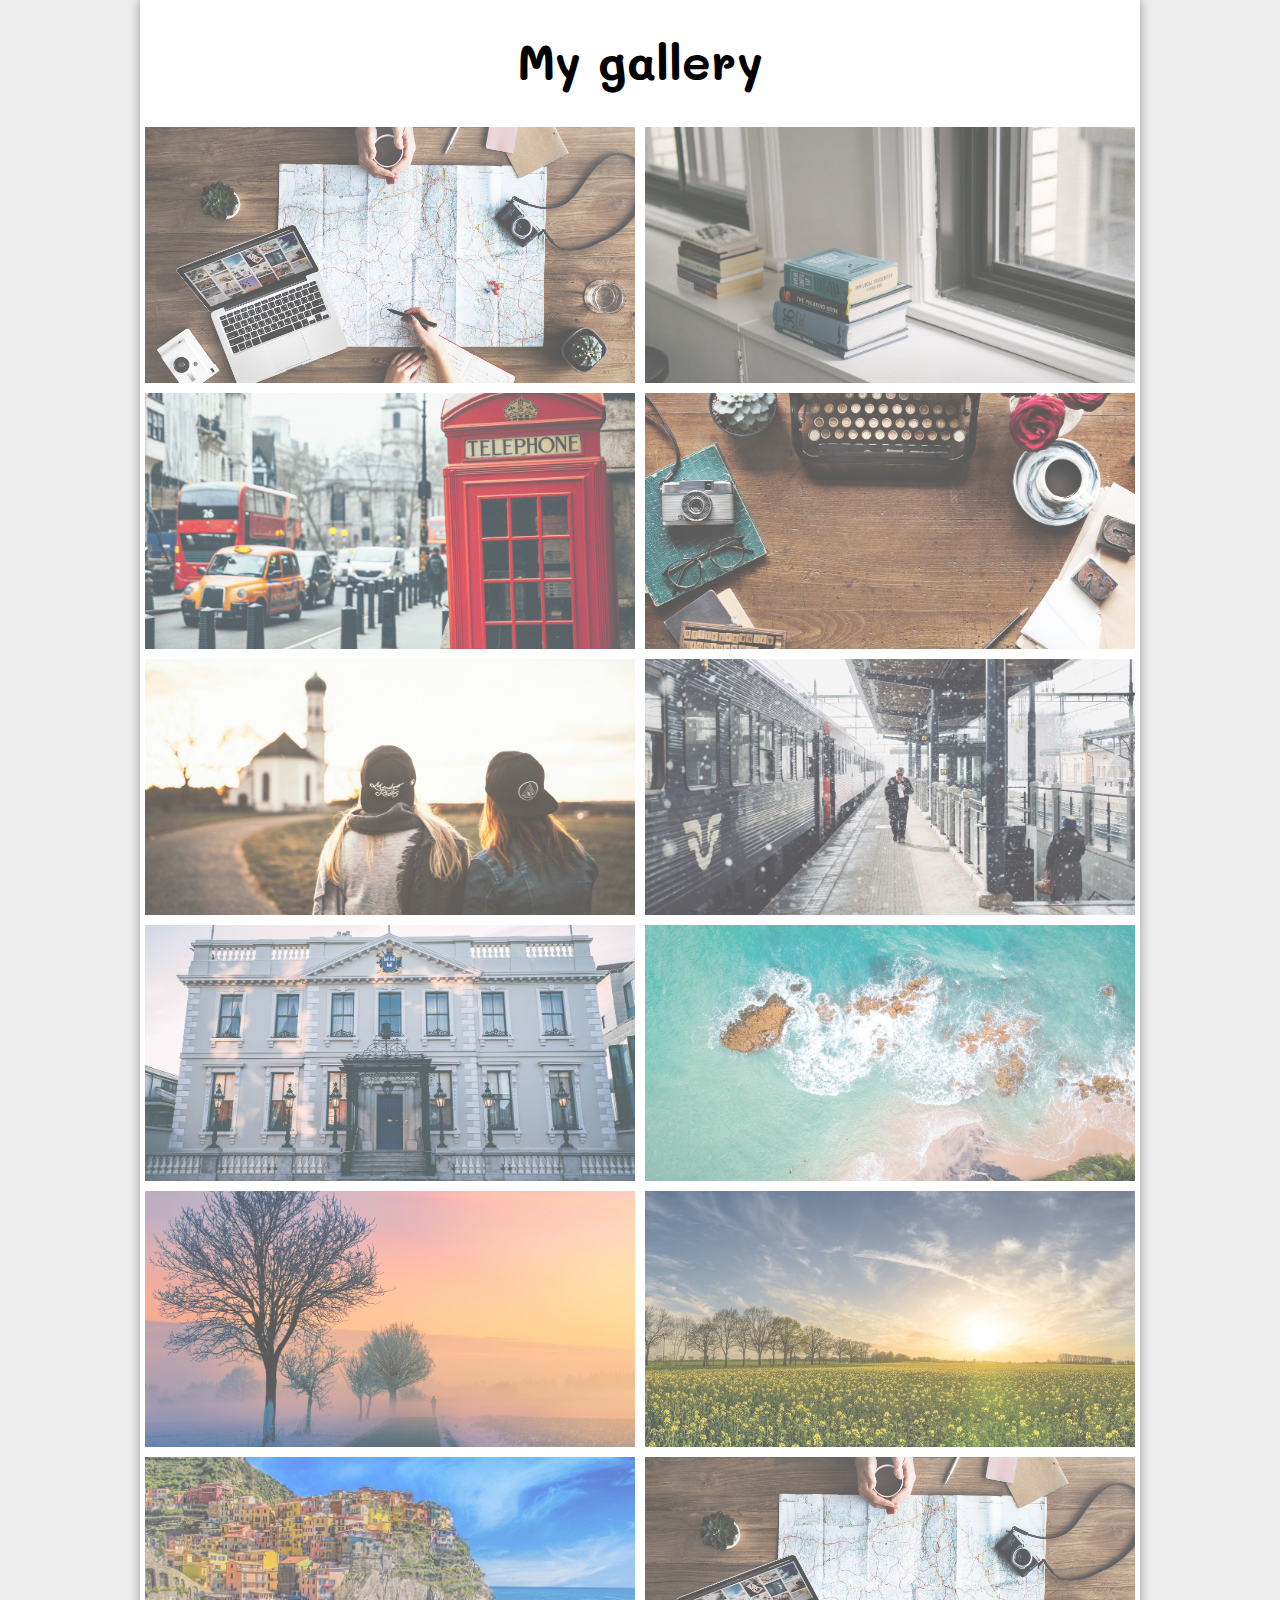
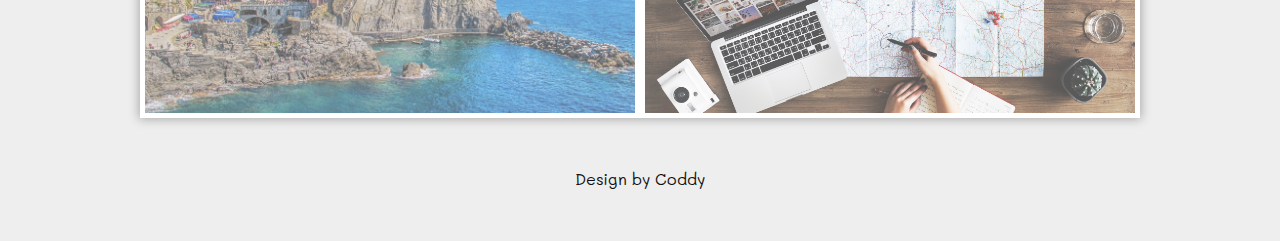
<file: Gallery/index.html>
<!DOCTYPE html>
<html lang="en">
<head>
    <meta charset="UTF-8">    
    <meta http-equiv="X-UA-Compatible" content="ie=edge">
    <meta name="viewport" content="width=device-width, initial-scale=1.0">
    <link rel="stylesheet" href="css/main.css">
    <link href="https://fonts.googleapis.com/css?family=Mali" rel="stylesheet">
    <title>Gallery</title>
</head>
<body>
    <main class="main">        
        <h1 class="heading">My gallery</h1>
        <a href="img/img1.jpeg" class="img_link" tagret="_blank"><div class="item" style="background-image: url(img/img1.jpeg)"></div></a>
        <a href="img/img2.jpeg" class="img_link" tagret="_blank"><div class="item" style="background-image: url(img/img2.jpeg)"></div></a>
        <a href="img/img3.jpeg" class="img_link" tagret="_blank"><div class="item" style="background-image: url(img/img3.jpeg)"></div></a>
        <a href="img/img4.jpeg" class="img_link" tagret="_blank"><div class="item" style="background-image: url(img/img4.jpeg)"></div></a>
        <a href="img/img5.jpeg" class="img_link" tagret="_blank"><div class="item" style="background-image: url(img/img5.jpeg)"></div></a>
        <a href="img/img6.jpeg" class="img_link" tagret="_blank"><div class="item" style="background-image: url(img/img6.jpeg)"></div></a>
        <a href="img/img7.jpeg" class="img_link" tagret="_blank"><div class="item" style="background-image: url(img/img7.jpeg)"></div></a>
        <a href="img/img8.jpeg" class="img_link" tagret="_blank"><div class="item" style="background-image: url(img/img8.jpeg)"></div></a>
        <a href="img/img9.jpeg" class="img_link" tagret="_blank"><div class="item" style="background-image: url(img/img9.jpeg)"></div></a>
        <a href="img/img10.jpeg" class="img_link" tagret="_blank"><div class="item" style="background-image: url(img/img10.jpeg)"></div></a>
        <a href="img/img11.jpeg" class="img_link" tagret="_blank"><div class="item" style="background-image: url(img/img11.jpeg)"></div></a>
        <a href="img/img12.jpeg" class="img_link" tagret="_blank"><div class="item" style="background-image: url(img/img12.jpeg)"></div></a>
    </main>
    <div class="link-wrapper"><a href="https://github.com/klesson" class="author" target="_blank">Design by Coddy</a></div>
</body>
</html>
</file>
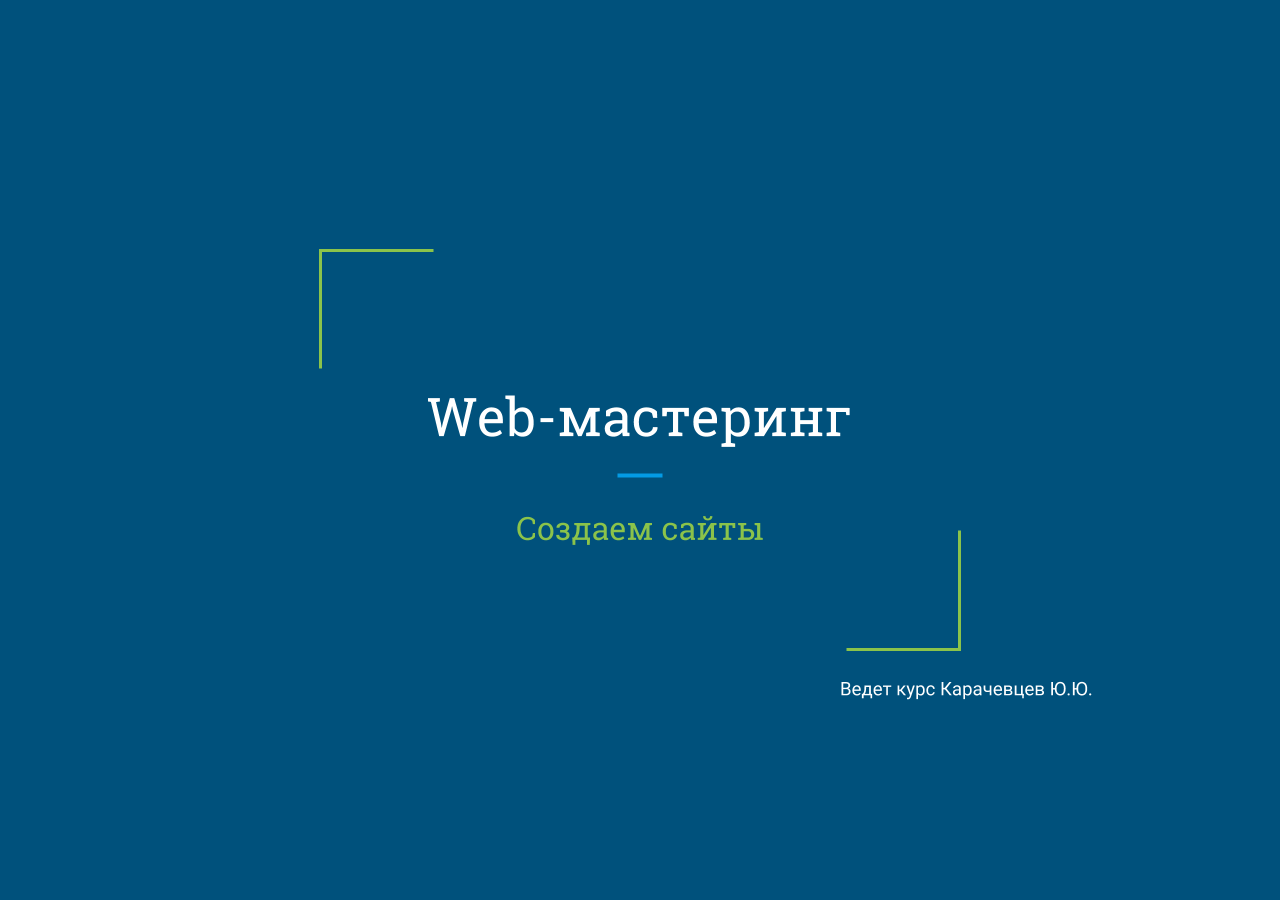
<file: presentation/index.html>
<!DOCTYPE html>
<html lang="ru">
<head>
    <meta charset="UTF-8">
    <meta name="viewport" content="width=device-width, initial-scale=1.0">
    <meta http-equiv="X-UA-Compatible" content="ie=edge">
    <link rel="shortcut icon" href="img/favicon.ico" type="image/x-icon">
    <link rel="stylesheet" href="styles.css">    
    <title>Презентация</title>
</head>
<body>
    <presentation>
        <img id="image" src="./img/1.png" />
    </presentation>    
    <footer>
        <button-panel>
            <div class="button" id="button-prev">&#9668;</div>
            <div class="button" id="button-next">&#9658;</div>
        </button-panel>
    </footer>
    <script src="actions.js"></script>
</body>
</html>
</file>
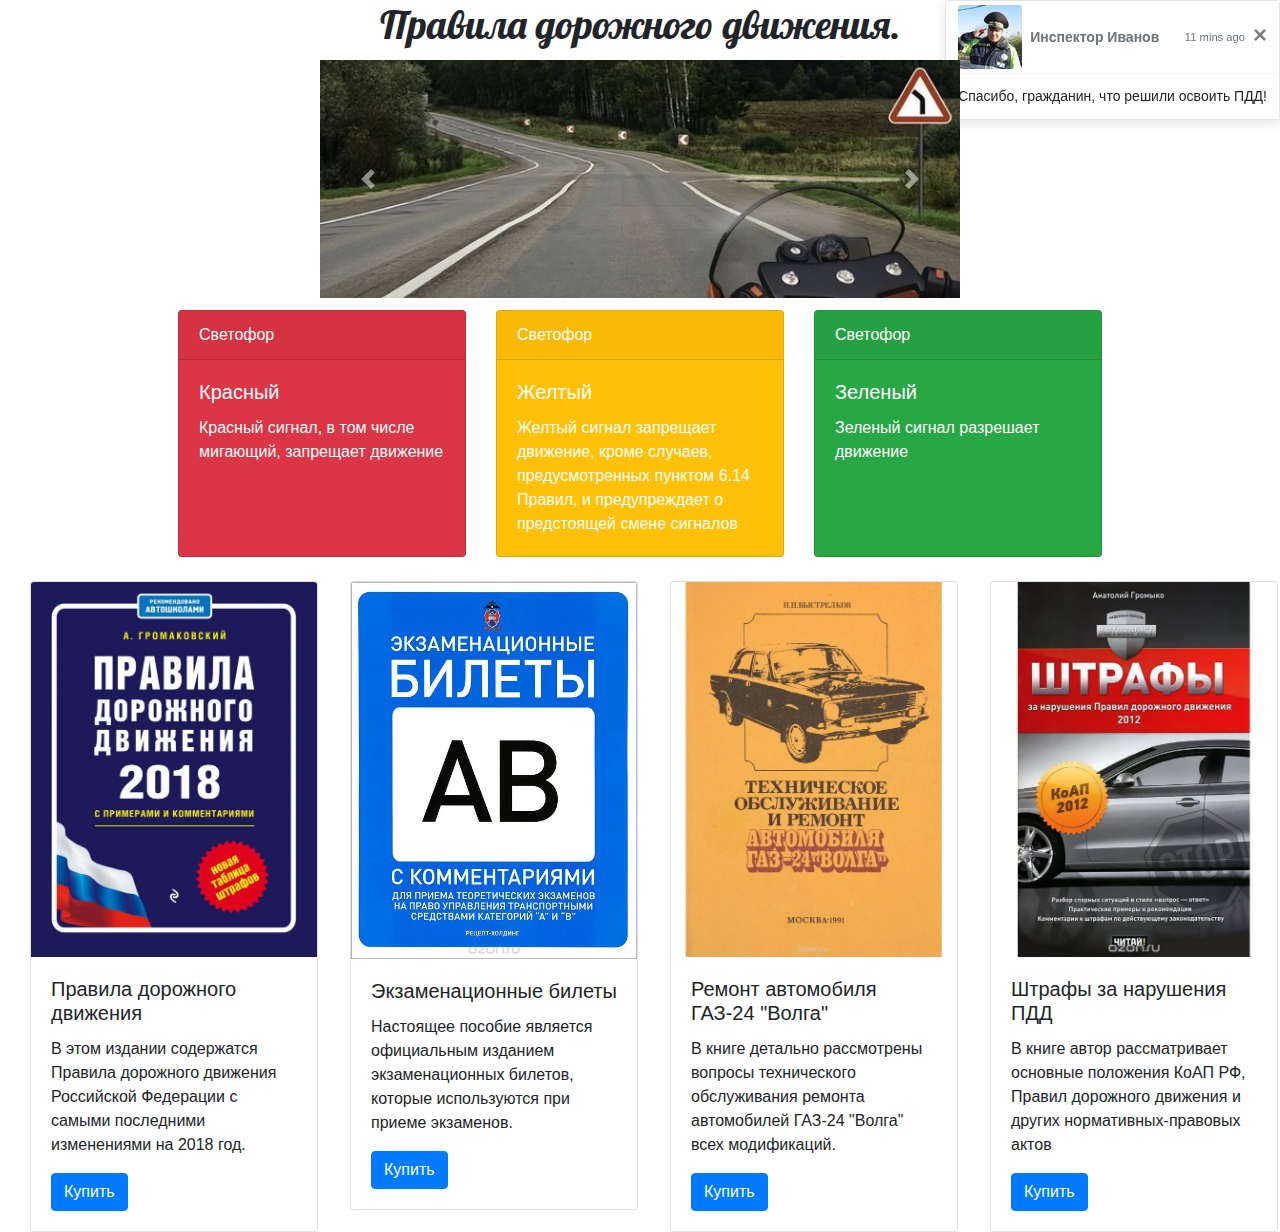
<file: bootstrap/bootstrap.html>
<!DOCTYPE html>
<html lang="en">
  <head>
    <meta charset="UTF-8" />
    <meta name="viewport" content="width=device-width, initial-scale=1.0" />
    <meta http-equiv="X-UA-Compatible" content="ie=edge" />
    <link
      rel="stylesheet"
      href="https://stackpath.bootstrapcdn.com/bootstrap/4.3.1/css/bootstrap.min.css"
      integrity="sha384-ggOyR0iXCbMQv3Xipma34MD+dH/1fQ784/j6cY/iJTQUOhcWr7x9JvoRxT2MZw1T"
      crossorigin="anonymous"
    />
    <script
      src="https://code.jquery.com/jquery-3.3.1.slim.min.js"
      integrity="sha384-q8i/X+965DzO0rT7abK41JStQIAqVgRVzpbzo5smXKp4YfRvH+8abtTE1Pi6jizo"
      crossorigin="anonymous"
    ></script>
    <script
      src="https://cdnjs.cloudflare.com/ajax/libs/popper.js/1.14.7/umd/popper.min.js"
      integrity="sha384-UO2eT0CpHqdSJQ6hJty5KVphtPhzWj9WO1clHTMGa3JDZwrnQq4sF86dIHNDz0W1"
      crossorigin="anonymous"
    ></script>
    <script
      src="https://stackpath.bootstrapcdn.com/bootstrap/4.3.1/js/bootstrap.min.js"
      integrity="sha384-JjSmVgyd0p3pXB1rRibZUAYoIIy6OrQ6VrjIEaFf/nJGzIxFDsf4x0xIM+B07jRM"
      crossorigin="anonymous"
    ></script>
    <link
      href="https://fonts.googleapis.com/css?family=Lobster"
      rel="stylesheet"
    />
    <title>Bootstrap Demo</title>
  </head>
  <body>
    <div aria-live="polite" aria-atomic="true" style="position: relative;">
      <div
        class="toast"
        data-autohide="false"
        style="position: absolute; top: 0; right: 0;"
      >
        <div class="toast-header">
          <img src="img/chat.jpg" class="rounded mr-2" alt="..." />
          <strong class="mr-auto">Инспектор Иванов</strong>
          <small>11 mins ago</small>
          <button
            type="button"
            class="ml-2 mb-1 close"
            data-dismiss="toast"
            aria-label="Close"
          >
            <span aria-hidden="true">&times;</span>
          </button>
        </div>
        <div class="toast-body">
          Спасибо, гражданин, что решили освоить ПДД!
        </div>
      </div>
    </div>

    <div class="container-fluid">
      <div class="row">
        <h1 class="center margin-bot" style="font-family: 'Lobster', cursive;">Правила дорожного движения.</h1>
      </div>
      <div class="row">
        <div
          id="carouselExampleControls"
          class="carousel slide center margin-bot"
          data-ride="carousel"
        >
          <div class="carousel-inner">
            <div class="carousel-item active">
              <img src="img/card1.jpg" class="d-block w-100" alt="..." />
            </div>
            <div class="carousel-item">
              <img src="img/card2.jpg" class="d-block w-100" alt="..." />
            </div>
            <div class="carousel-item">
              <img src="img/card3.jpg" class="d-block w-100" alt="..." />
            </div>
          </div>
          <a
            class="carousel-control-prev"
            href="#carouselExampleControls"
            role="button"
            data-slide="prev"
          >
            <span class="carousel-control-prev-icon" aria-hidden="true"></span>
            <span class="sr-only">Previous</span>
          </a>
          <a
            class="carousel-control-next"
            href="#carouselExampleControls"
            role="button"
            data-slide="next"
          >
            <span class="carousel-control-next-icon" aria-hidden="true"></span>
            <span class="sr-only">Next</span>
          </a>
        </div>
      </div>
      <div class="row">
        <div class="card-deck center">
          <div class="card text-white bg-danger mb-4" style="max-width: 18rem;">
            <div class="card-header">Светофор</div>
            <div class="card-body">
              <h5 class="card-title">Красный</h5>
              <p class="card-text">
                Красный сигнал, в том числе мигающий, запрещает движение
              </p>
            </div>
          </div>
          <div
            class="card text-white bg-warning mb-4"
            style="max-width: 18rem;"
          >
            <div class="card-header">Светофор</div>
            <div class="card-body">
              <h5 class="card-title">Желтый</h5>
              <p class="card-text">
                Желтый сигнал запрещает движение, кроме случаев, предусмотренных
                пунктом 6.14 Правил, и предупреждает о предстоящей смене
                сигналов
              </p>
            </div>
          </div>
          <div
            class="card text-white bg-success mb-4"
            style="max-width: 18rem;"
          >
            <div class="card-header">Светофор</div>
            <div class="card-body">
              <h5 class="card-title">Зеленый</h5>
              <p class="card-text">Зеленый сигнал разрешает движение</p>
            </div>
          </div>
        </div>
      </div>
      <div class="row">
        <div class="card-deck center">
          <div class="col-sm-12 col-md-6 col-xl-3">
            <div class="card" style="width: 18rem;">
              <img src="img/book1.jpg" class="card-img-top" alt="..." />
              <div class="card-body">
                <h5 class="card-title">Правила дорожного движения</h5>
                <p class="card-text">
                  В этом издании содержатся Правила дорожного движения
                  Российской Федерации с самыми последними изменениями на 2018
                  год.
                </p>
                <a href="#" class="btn btn-primary">Купить</a>
              </div>
            </div>
          </div>
          <div class="col-sm-12 col-md-6 col-xl-3">
            <div class="card" style="width: 18rem;">
              <img src="img/book2.jpg" class="card-img-top" alt="..." />
              <div class="card-body">
                <h5 class="card-title">Экзаменационные билеты</h5>
                <p class="card-text">
                  Настоящее пособие является официальным изданием
                  экзаменационных билетов, которые используются при приеме
                  экзаменов.
                </p>
                <a href="#" class="btn btn-primary">Купить</a>
              </div>
            </div>
          </div>
          <div class="col-sm-12 col-md-6 col-xl-3">
            <div class="card" style="width: 18rem;">
              <img src="img/book3.jpg" class="card-img-top" alt="..." />
              <div class="card-body">
                <h5 class="card-title">Ремонт автомобиля ГАЗ-24 "Волга"</h5>
                <p class="card-text">
                  В книге детально рассмотрены вопросы технического обслуживания
                  ремонта автомобилей ГАЗ-24 "Волга" всех модификаций.
                </p>
                <a href="#" class="btn btn-primary">Купить</a>
              </div>
            </div>
          </div>
          <div class="col-sm-12 col-md-6 col-xl-3">
            <div class="card" style="width: 18rem;">
              <img src="img/book4.jpg" class="card-img-top" alt="..." />
              <div class="card-body">
                <h5 class="card-title">Штрафы за нарушения ПДД</h5>
                <p class="card-text">
                  В книге автор рассматривает основные положения КоАП РФ, Правил
                  дорожного движения и других нормативных-правовых актов
                </p>
                <a href="#" class="btn btn-primary">Купить</a>
              </div>
            </div>
          </div>
        </div>
      </div>
    </div>
    <script>
      $(".carousel").carousel();
      $(".toast").toast("show");
    </script>
    <style>
      #carouselExampleControls {
        width: 50%;
      }

      .center {
        margin: auto;
      }

      .margin-bot {
        margin-bottom: 12px;
      }
    </style>
  </body>
</html>
</file>
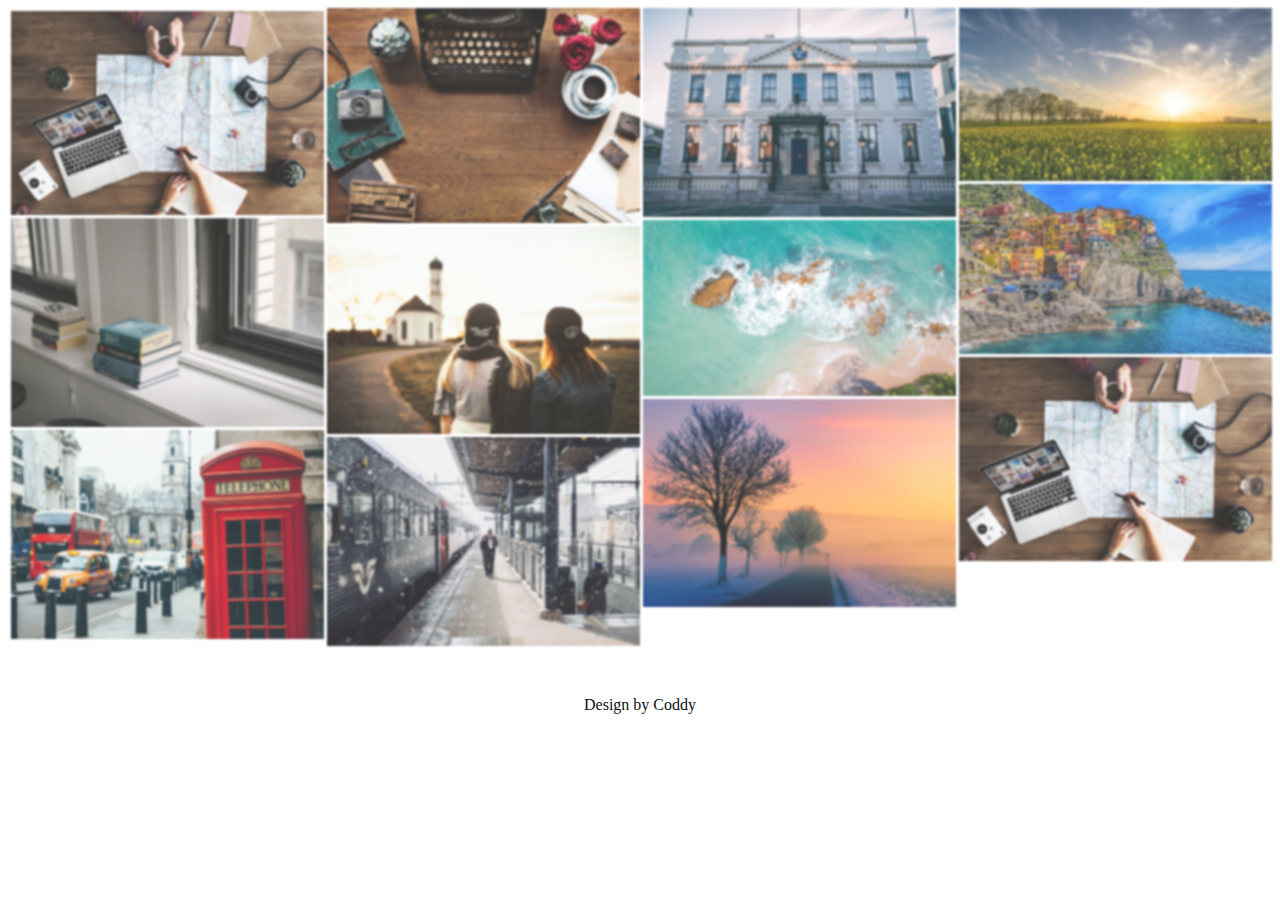
<file: Gallery/hard.html>
<!DOCTYPE html>
<html lang="en">
<head>
    <meta charset="UTF-8">    
    <meta http-equiv="X-UA-Compatible" content="ie=edge">
    <meta name="viewport" content="width=device-width, initial-scale=1.0">
    <link rel="stylesheet" href="css/hard.css">
    <title>Gallery hard</title>
</head>
<body>
    <main class="main">
        <div class="img-box">
            
            <a href="img/img1.jpeg" class="image-wrapper" target="_blank"><img src="img/img1.jpeg" alt="Gallery image" class="image"/></a>
            <a href="img/img2.jpeg" class="image-wrapper" target="_blank"><img src="img/img2.jpeg" alt="Gallery image" class="image"/></a>
            <a href="img/img3.jpeg" class="image-wrapper" target="_blank"><img src="img/img3.jpeg" alt="Gallery image" class="image"/></a>
            <a href="img/img4.jpeg" class="image-wrapper" target="_blank"><img src="img/img4.jpeg" alt="Gallery image" class="image"/></a>
            <a href="img/img5.jpeg" class="image-wrapper" target="_blank"><img src="img/img5.jpeg" alt="Gallery image" class="image"/></a>
            <a href="img/img6.jpeg" class="image-wrapper" target="_blank"><img src="img/img6.jpeg" alt="Gallery image" class="image"/></a>
            <a href="img/img7.jpeg" class="image-wrapper" target="_blank"><img src="img/img7.jpeg" alt="Gallery image" class="image"/></a>
            <a href="img/img8.jpeg" class="image-wrapper" target="_blank"><img src="img/img8.jpeg" alt="Gallery image" class="image"/></a>
            <a href="img/img9.jpeg" class="image-wrapper" target="_blank"><img src="img/img9.jpeg" alt="Gallery image" class="image"/></a>
            <a href="img/img10.jpeg" class="image-wrapper" target="_blank"><img src="img/img10.jpeg" alt="Gallery image" class="image"/></a>
            <a href="img/img11.jpeg" class="image-wrapper" target="_blank"><img src="img/img11.jpeg" alt="Gallery image" class="image"/></a>
            <a href="img/img12.jpeg" class="image-wrapper" target="_blank"><img src="img/img12.jpeg" alt="Gallery image" class="image"/></a>
        </div>
    </main>
    <div class="link-wrapper"><a href="https://github.com/klesson" class="author" target="_blank">Design by Coddy</a></div>
</body>
</html>
</file>
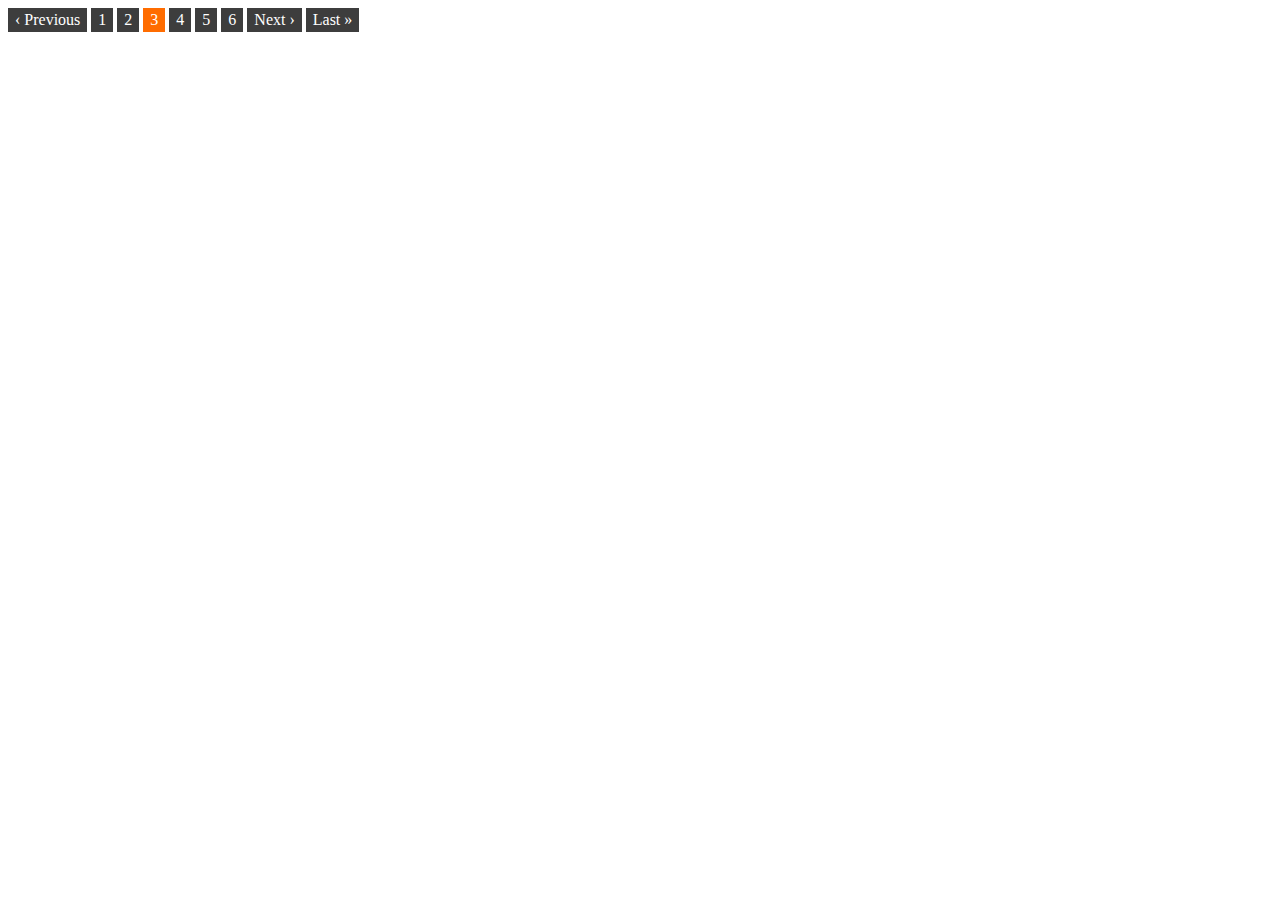
<file: pagination/pagination.html>
<!DOCTYPE html>
<html lang="en">
<head>
	<meta charset="UTF-8">
	<title>Pagination</title>
	<link rel="stylesheet" href="pagination.css">
</head>
<body>	
	<div class="pagination">
			<div class="button">&#8249; Previous</div>
			<div class="button">1</div>
			<div class="button">2</div>
			<div class="button selected">3</div>
			<div class="button">4</div>
			<div class="button">5</div>
			<div class="button">6</div>
			<div class="button">Next &#8250;</div>
			<div class="button">Last &raquo;</div>
		</div>	
</body>
<script type="text/javascript" src="pagination.js"></script>
</html>
</file>
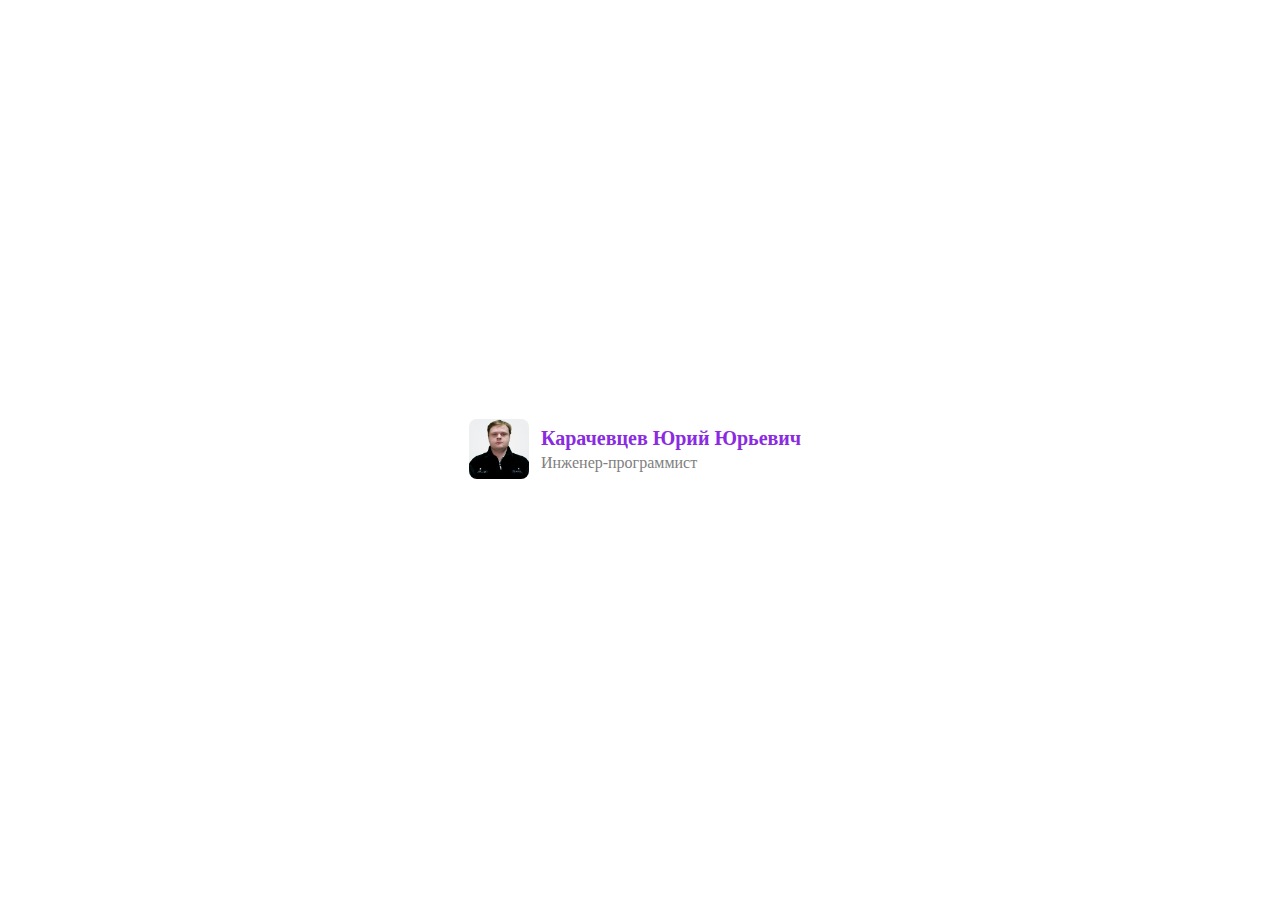
<file: person/simple.html>
<!DOCTYPE html>
<html lang="ru">

<head>
    <meta charset="UTF-8">
    <meta name="viewport" content="width=device-width, initial-scale=1.0">
    <meta http-equiv="X-UA-Compatible" content="ie=edge">
    <title>Карточка сотрудника</title>
    <link rel="stylesheet" href="styles.css">    
</head>

<body>
    <div class="container">
        <div class="container__card">
            <div class="container__card__photo">
                <img src="photo.jpg" alt="photo" />
            </div>
            <div class="container__card__info">
                <div class="container__card__info__name">Карачевцев Юрий Юрьевич</div>
                <div class="container__card__info__role">Инженер-программист</div>
            </div>
        </div>        
    </div>
</body>

</html>
</file>
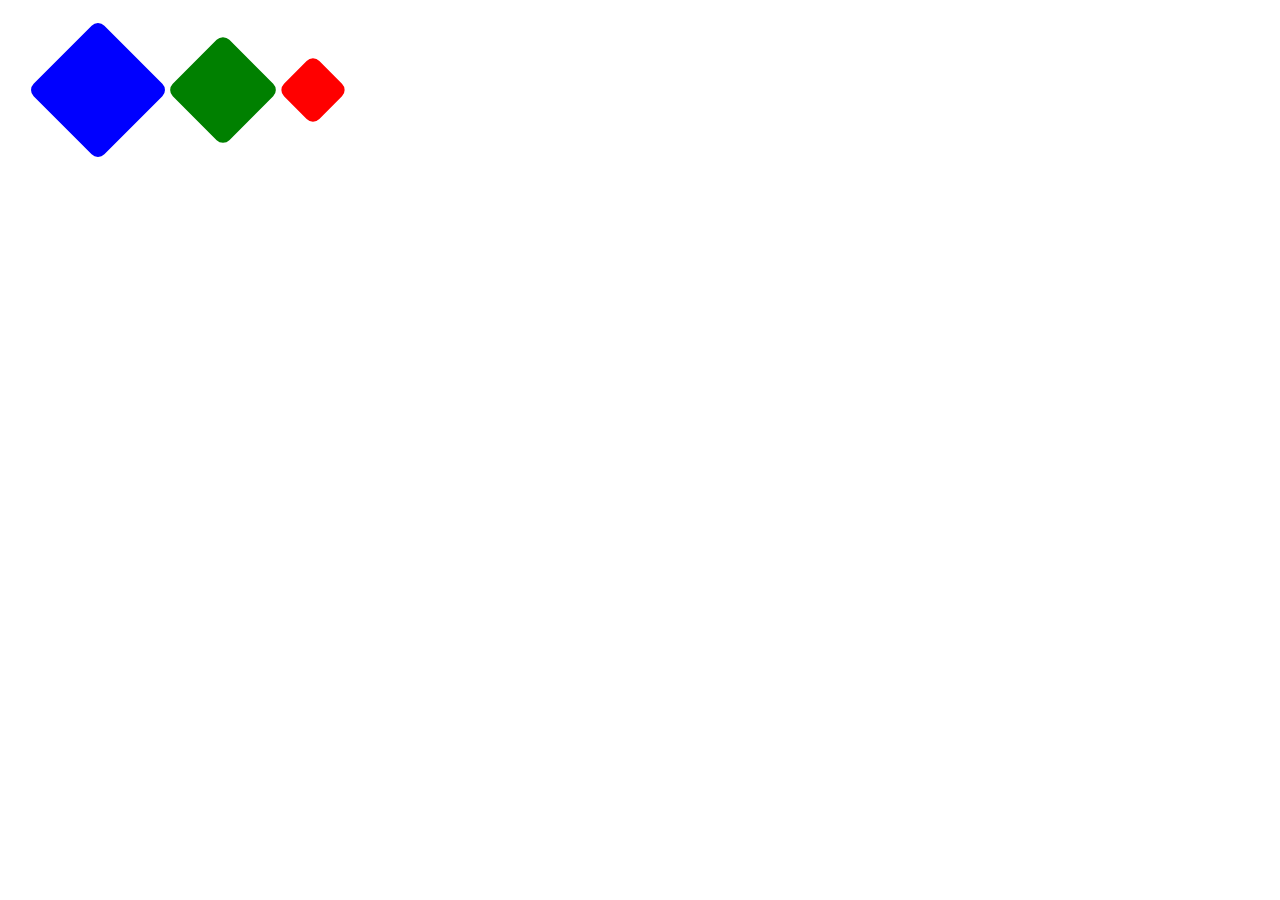
<file: squares/squares.html>
<!DOCTYPE html>
<html lang="en">
<head>
	<meta charset="UTF-8">
	<title>Squares</title>
	<link rel="stylesheet" href="squares.css">
</head>
<body>
	<main>
		<div class="square blue"></div>
		<div class="square green"></div>
		<div class="square red"></div>
	</main>
</body>
</html>
</file>
<file: Gallery/css/main.css>
* {
  padding: 0;
  margin: 0;
  box-sizing: border-box;
  -webkit-box-sizing: border-box;
  -moz-box-sizing: border-box;
}

body {
  background-color: #eee;
  font-family: "Mali", cursive;
}

.main {
  background-color: #fff;
  display: flex;
  width: 95%;
  max-width: 1000px;
  margin: auto;
  box-shadow: 0 0 10px 1px rgba(0, 0, 0, 0.3);
  flex-wrap: wrap;
}

.item {
  max-height: 256px;
  max-width: 490px;
  background-color: dodgerblue;
  width: calc(95vw / 2 - 10px);
  height: calc(95vw / 2 / 16 * 9);
  /*margin: 5px;*/
  background-position: center;
  background-size: cover;
  -webkit-background-size: cover;
}

.heading {
  font-size: 48px;
  text-align: center;
  width: 100%;
  padding: 30px 0;
}

.img_link {
  display: block;
  opacity: 0.65;
  transition: opacity 0.4s ease, transform 0.2s ease-in,
    box-shadow 0.3s ease-out;
  margin: 5px;
}

@media all and (min-width: 1200px) {
  .img_link:hover {
    opacity: 1;
    transform: scale(1.2) rotate(5deg);
    z-index: 10;
    box-shadow: 0 0 200px 30px rgba(0, 0, 0, 0.4);
  }

  .author:hover {
      border-color: #111;
  }
}

@media all and (max-width: 768px) {
  .item {
    max-height: initial;
    max-width: initial;
    width: 95vw;
    height: calc(95vw / 16 * 9);
  }

  .img_link {
    margin: 5px 0;
  }
}

.link-wrapper {
    padding: 50px 0;
    display: flex;
    justify-content: center;
    -ms-align-items: center;
    align-items: center;
}

.author {
    color: #111;
    text-decoration: none;
    border-bottom: 2px solid transparent;
    transition: 0.3s;
}
</file>
<file: presentation/styles.css>
body {
    background-color: #00517C;
}
presentation {
    display: block;
    width: 100%;    
    background-color: #00517C;    
}

presentation img {
    margin: auto;
    display: block;
	position: absolute;
    top: 0;
    bottom: 0;
    left: 0;
    right: 0;
}

footer {
    display: block;
    position: fixed;
    height: 100px;
    background-color: transparent;
    width: 100%;
    bottom: 0;
    left: 0;
    opacity: 0.3;    
    transition: 0.3s;
}

footer:hover {
    background-color: azure;    
}

footer:hover button-panel {
    visibility: visible;    
}

button-panel {
    margin: 0 auto;
    width: 572px;
    display: block;
    visibility: hidden;    
}

.button {
    font-size: 80px;
    display: inline-block;
    cursor: pointer;
    user-select: none;
}

.button:hover {
    color: blue;
}

#button-next {
    float: right;
}
</file>
<file: Gallery/css/hard.css>
.img-box {
  column-count: 4;
  column-gap: 0;
  max-width: 1400px;
  margin: auto;
}

.image {
  max-width: calc(100% - 3px);
  display: block;
  margin: 3px;
}

.image-wrapper {
  display: block;
  opacity: 0.8;
  transition: 0.4s;
  filter: blur(1px);
}

.image-wrapper + .image-wrapper {
  margin: 3px 0;
}

@media all and (min-width: 1024px) {
  .image-wrapper:hover {
    opacity: 1;
    filter: sepia(1.3);
    /*filter: brightness(1.7);*/
    /*filter: grayscale(10);*/
    /*filter: hue-rotate(45deg);*/
  }

  .author:hover {
      border-color: #111;
  }
}

@media all and (max-width: 1024px) {
  .img-box {
    width: 90%;
    column-count: 3;
  }
}

@media all and (max-width: 768px) {
  .img-box {
    width: 100%;
    column-count: 2;
  }
}

@media all and (max-width: 480px) {
  .img-box {
    column-count: 1;
  }
}

.link-wrapper {
    padding: 50px 0;
    display: flex;
    justify-content: center;
    -ms-align-items: center;
    align-items: center;
}

.author {
    color: #111;
    text-decoration: none;
    border-bottom: 2px solid transparent;
    transition: 0.3s;
}
</file>
<file: pagination/pagination.css>
.pagination {
	display: flex;
}

.button {
	background-color: #3D3D3D;
    color: white;
    padding: 3px 7px;
    margin-right: 4px;
    cursor: pointer;
    user-select: none;
}

.button.selected {
	background-color: #FF6C00;
}
</file>
<file: person/styles.css>
.container__card__photo {
    width: 60px;
    height: 60px;
    display: inline-block;    
}

.container__card__photo img {
    width: 60px;
    height: 60px;
    border-radius: 8px;
}

.container__card__info {
    display: inline-block;
    vertical-align: top;
    margin-left: 8px;
}

.container__card__info__name {
    font-size: 20px;
    font-weight: bold;
    color: blueviolet;
    margin-top: 8px;
}

.container__card__info__role {
    margin-top: 4px;
    color: gray;
}

.container__auth,
.container__card {
    margin: auto;
    display: block;
    position: absolute;
    top: 0;
    bottom: 0;
    left: 0;
    right: 0;
    width: 342px;
    height: 62px;
}

.container__auth {
    width: 200px;
}

.hidden {
    visibility: hidden;
}
</file>
<file: squares/squares.css>
main {
	margin: 40px;
}

.square {
	border-radius: 9px;
	transform: rotate(45deg);
	margin-right: 21px;
	display: inline-block;
	vertical-align: middle;
}

.blue {
	width: 100px;
	height: 100px;
	background-color: blue;
}

.green {
	width: 80px;
	height: 80px;
	background-color: green;
	margin-left: 10px;
}

.red {
	width: 50px;
	height: 50px;
	background-color: red;
}
</file>
